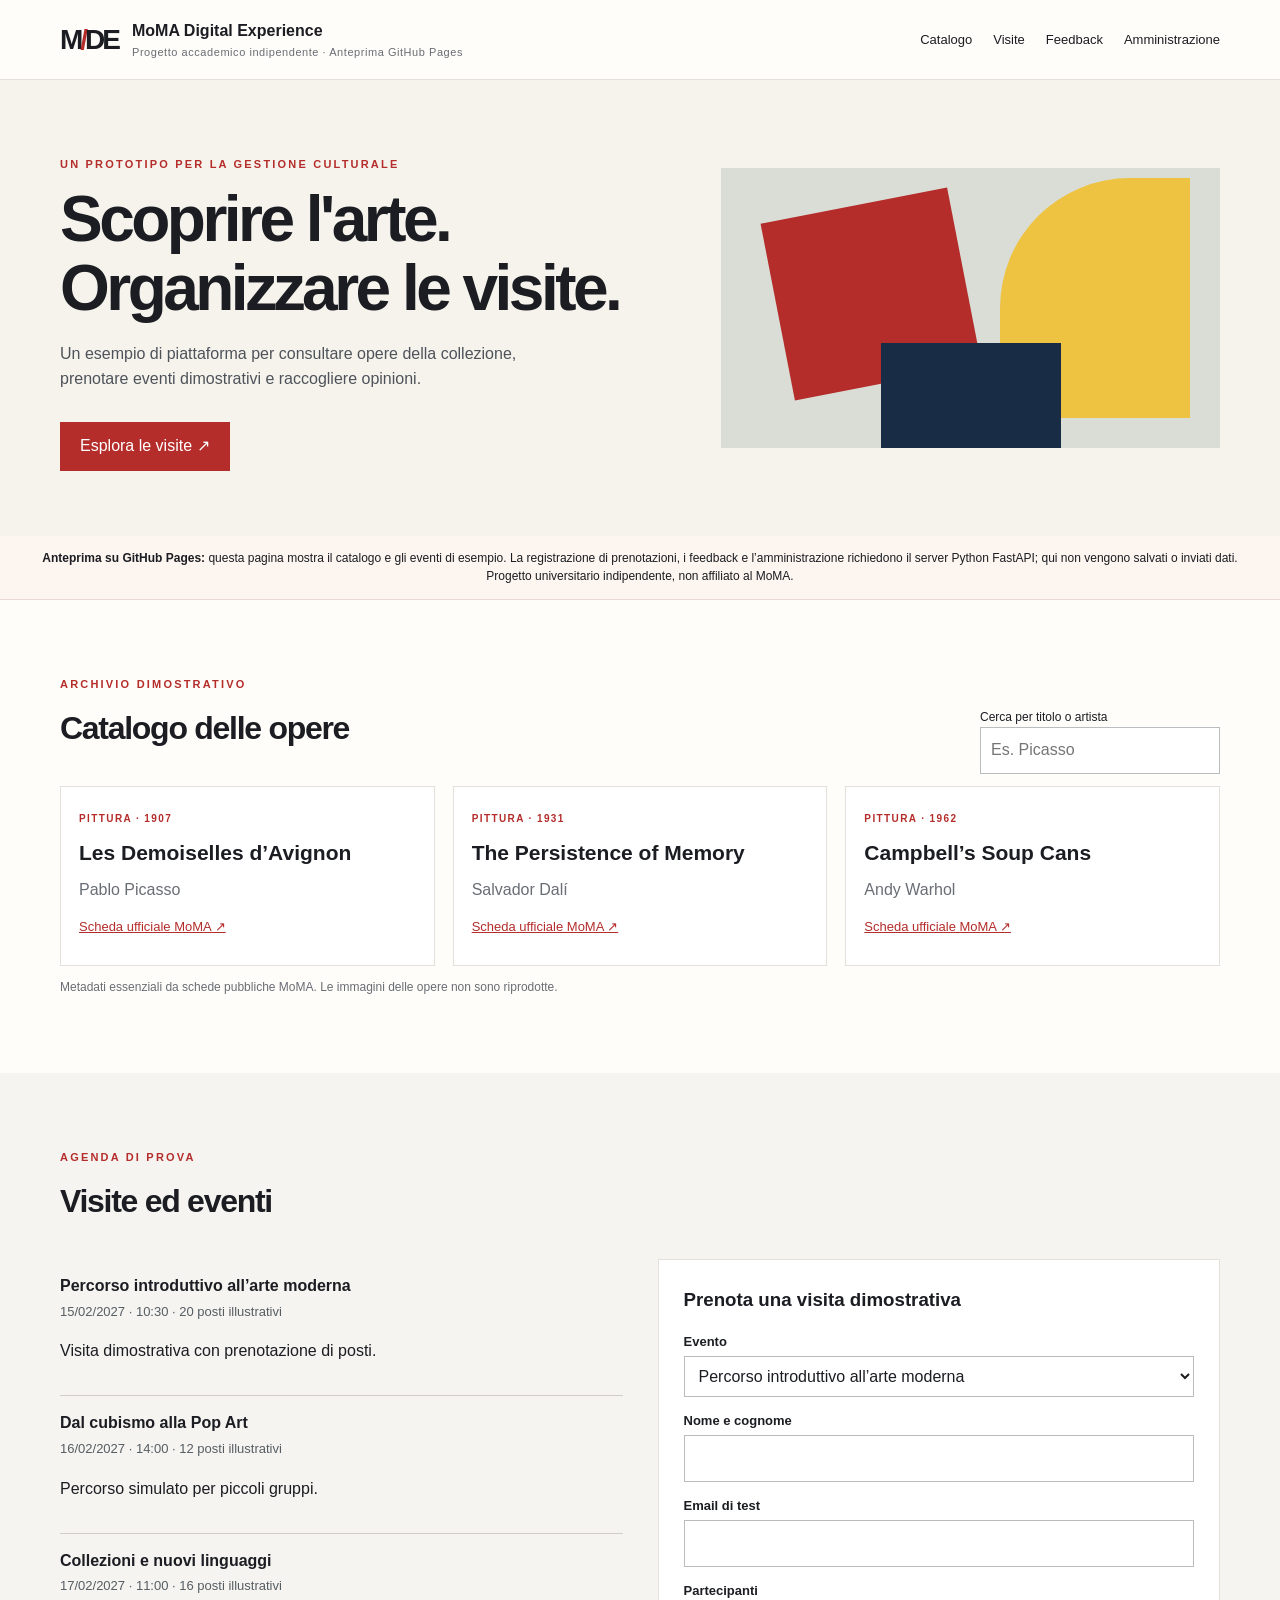
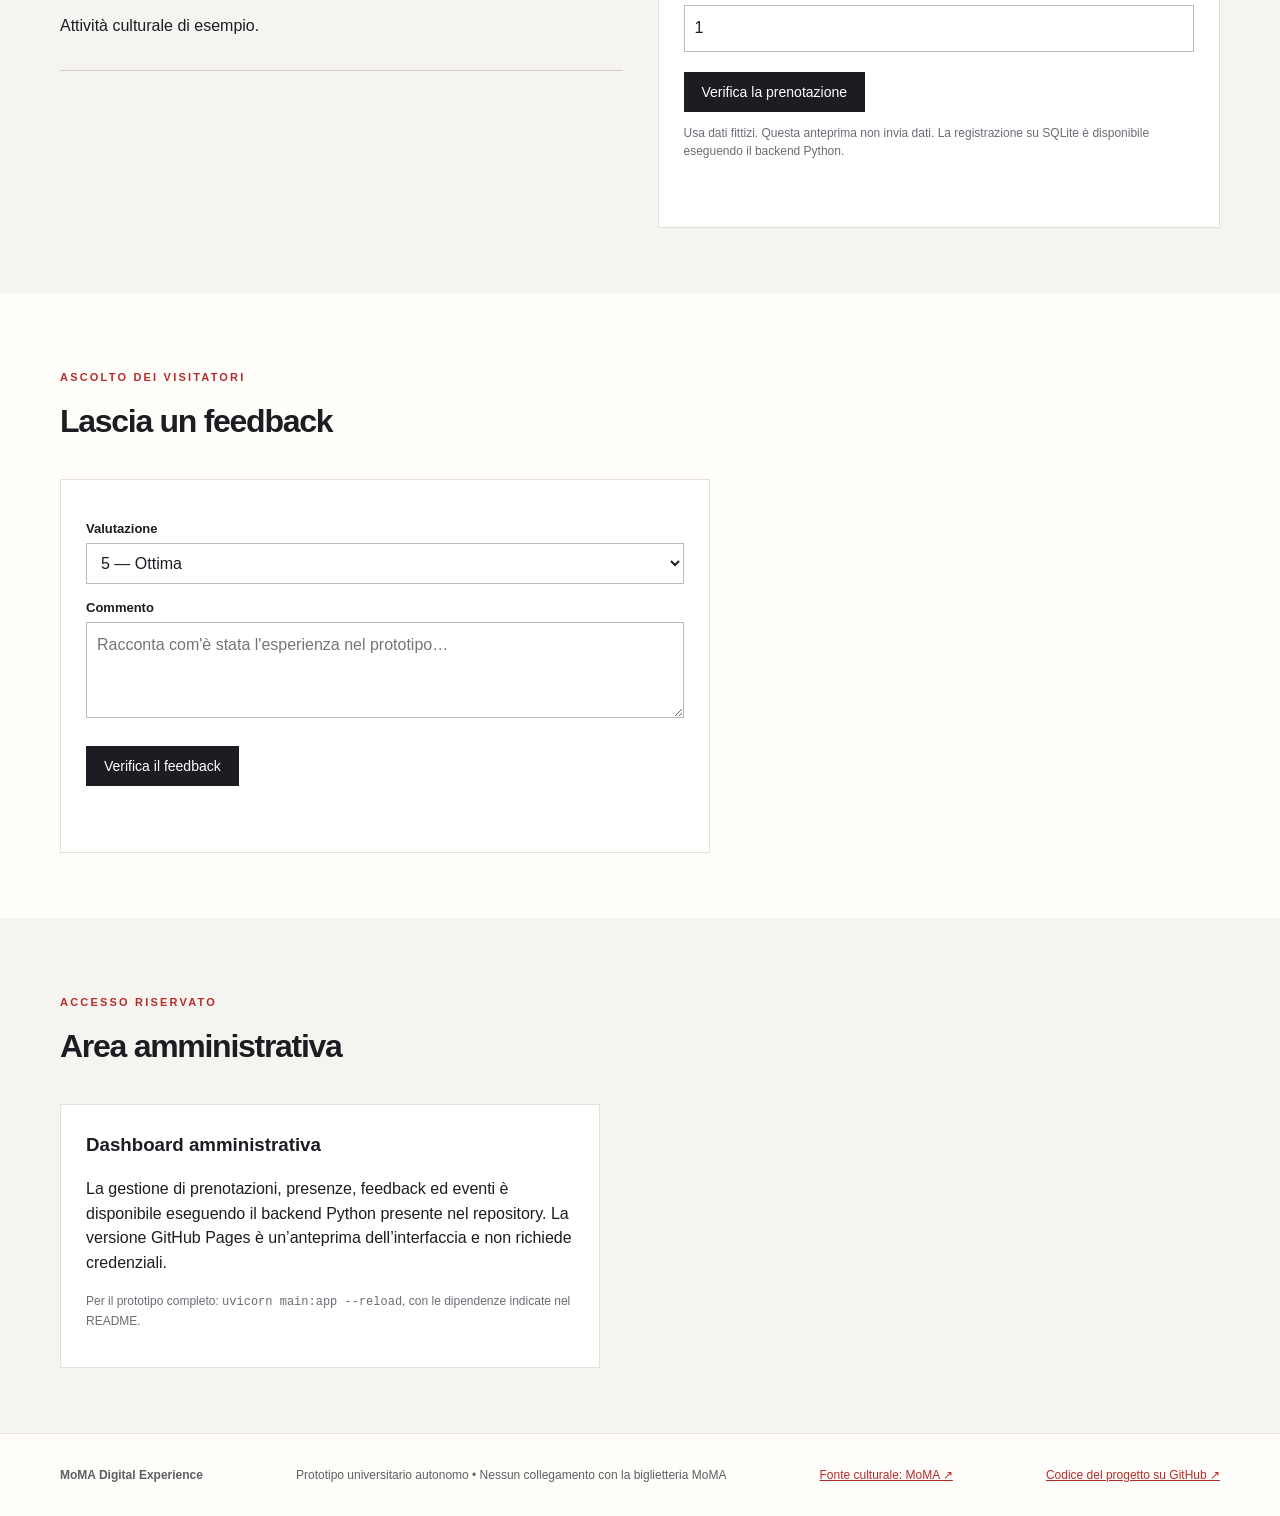
<file: index.html>
<!doctype html>
<html lang="it"><head><meta charset="utf-8"><meta name="viewport" content="width=device-width, initial-scale=1">
<title>MoMA Digital Experience | Prototipo didattico</title>
<link rel="stylesheet" href="static/style.css"></head>
<body><header><div class="brand"><span class="brandmark">M<span class="smallmark">/</span>DE</span><span>MoMA Digital Experience <small>Progetto accademico indipendente · Anteprima GitHub Pages</small></span></div>
<nav aria-label="Navigazione principale"><a href="#catalogo">Catalogo</a><a href="#visite">Visite</a><a href="#feedback">Feedback</a><a href="#gestione">Amministrazione</a></nav></header>
<main><section class="hero"><div><p class="eyebrow">UN PROTOTIPO PER LA GESTIONE CULTURALE</p><h1>Scoprire l'arte.<br>Organizzare le visite.</h1><p>Un esempio di piattaforma per consultare opere della collezione, prenotare eventi dimostrativi e raccogliere opinioni.</p><a class="primarylink" href="#visite">Esplora le visite <span aria-hidden="true">↗</span></a></div><div class="hero-art" aria-hidden="true"><div class="shape one"></div><div class="shape two"></div><div class="shape three"></div></div></section>
<div class="disclaimer"><strong>Anteprima su GitHub Pages:</strong> questa pagina mostra il catalogo e gli eventi di esempio. La registrazione di prenotazioni, i feedback e l’amministrazione richiedono il server Python FastAPI; qui non vengono salvati o inviati dati. Progetto universitario indipendente, non affiliato al MoMA.</div>
<section id="catalogo"><div class="section-heading"><div><p class="eyebrow">ARCHIVIO DIMOSTRATIVO</p><h2>Catalogo delle opere</h2></div><div class="filters"><label for="searchOpere">Cerca per titolo o artista</label><input type="search" id="searchOpere" placeholder="Es. Picasso"></div></div><div id="opereList" class="cards" aria-live="polite"></div><p class="subtle">Metadati essenziali da schede pubbliche MoMA. Le immagini delle opere non sono riprodotte.</p></section>
<section id="visite" class="soft"><div class="section-heading"><div><p class="eyebrow">AGENDA DI PROVA</p><h2>Visite ed eventi</h2></div></div><div class="twocol"><div id="eventiList" class="event-list"></div><form id="prenotaForm" class="panel"><h3>Prenota una visita dimostrativa</h3><label for="eventoId">Evento</label><select name="evento_id" id="eventoId" required></select><label for="nome">Nome e cognome</label><input id="nome" name="nome" required minlength="2" maxlength="80"><label for="email">Email di test</label><input id="email" type="email" name="email" required maxlength="120"><label for="persone">Partecipanti</label><input id="persone" type="number" name="persone" min="1" max="6" value="1" required><button type="submit">Verifica la prenotazione</button><p class="subtle">Usa dati fittizi. Questa anteprima non invia dati. La registrazione su SQLite è disponibile eseguendo il backend Python.</p><p id="prenotaEsito" role="status" class="status"></p></form></div></section>
<section id="feedback"><div class="section-heading"><div><p class="eyebrow">ASCOLTO DEI VISITATORI</p><h2>Lascia un feedback</h2></div></div><form class="feedbackform panel" id="feedbackForm"><label for="voto">Valutazione</label><select id="voto"><option value="5">5 — Ottima</option><option value="4">4 — Buona</option><option value="3">3 — Discreta</option><option value="2">2 — Sufficiente</option><option value="1">1 — Da migliorare</option></select><label for="commento">Commento</label><textarea id="commento" minlength="4" maxlength="500" required rows="3" placeholder="Racconta com'è stata l'esperienza nel prototipo…"></textarea><button type="submit">Verifica il feedback</button><p id="feedbackEsito" role="status" class="status"></p></form></section>
<section id="gestione" class="soft"><div class="section-heading"><div><p class="eyebrow">ACCESSO RISERVATO</p><h2>Area amministrativa</h2></div></div><div class="panel admin-entry"><h3>Dashboard amministrativa</h3><p>La gestione di prenotazioni, presenze, feedback ed eventi è disponibile eseguendo il backend Python presente nel repository. La versione GitHub Pages è un’anteprima dell’interfaccia e non richiede credenziali.</p><p class="subtle">Per il prototipo completo: <code>uvicorn main:app --reload</code>, con le dipendenze indicate nel README.</p></div><div id="adminData" hidden><div class="stats" id="stats"></div><h3>Prenotazioni registrate</h3><div class="table-wrap"><table><thead><tr><th>Cod.</th><th>Visitatore</th><th>Evento</th><th>Posti</th><th>Stato</th></tr></thead><tbody id="adminRows"></tbody></table></div><p class="subtle">I dati sono destinati esclusivamente a prove locali; per un servizio pubblico occorrono autenticazione robusta, protezione dei dati personali e infrastruttura dedicata.</p></div></section></main>
<footer><strong>MoMA Digital Experience</strong><span>Prototipo universitario autonomo • Nessun collegamento con la biglietteria MoMA</span><a href="https://www.moma.org/collection/about/" rel="noopener noreferrer">Fonte culturale: MoMA ↗</a><a href="https://github.com/AntonellaUniver2026/Project-work-Di-Grazia" rel="noopener noreferrer">Codice del progetto su GitHub ↗</a></footer><script>
// Anteprima statica: i dati sono esempi già inclusi nel backend Python originale.
const $ = id => document.getElementById(id);
const opere = [
 {titolo:'Les Demoiselles d’Avignon',artista:'Pablo Picasso',anno:'1907',categoria:'Pittura',url:'https://www.moma.org/collection/works/79766'},
 {titolo:'The Persistence of Memory',artista:'Salvador Dalí',anno:'1931',categoria:'Pittura',url:'https://www.moma.org/collection/works/79018'},
 {titolo:'Campbell’s Soup Cans',artista:'Andy Warhol',anno:'1962',categoria:'Pittura',url:'https://www.moma.org/collection/works/79809'}
];
const eventi = [
 {id:1,titolo:'Percorso introduttivo all’arte moderna',data:'15/02/2027',orario:'10:30',posti:20,descrizione:'Visita dimostrativa con prenotazione di posti.'},
 {id:2,titolo:'Dal cubismo alla Pop Art',data:'16/02/2027',orario:'14:00',posti:12,descrizione:'Percorso simulato per piccoli gruppi.'},
 {id:3,titolo:'Collezioni e nuovi linguaggi',data:'17/02/2027',orario:'11:00',posti:16,descrizione:'Attività culturale di esempio.'}
];
function renderOpere(){
 const q=$('searchOpere').value.trim().toLocaleLowerCase('it');
 const trovate=opere.filter(o=>(o.titolo+' '+o.artista).toLocaleLowerCase('it').includes(q));
 const contenitore=$('opereList');contenitore.replaceChildren();
 if(!trovate.length){contenitore.textContent='Nessun risultato per la ricerca.';return;}
 for(const o of trovate){
  const card=document.createElement('article');card.className='art-card';
  const tag=document.createElement('span');tag.className='tag';tag.textContent=o.categoria+' · '+o.anno;
  const h3=document.createElement('h3');h3.textContent=o.titolo;
  const p=document.createElement('p');p.textContent=o.artista;
  const a=document.createElement('a');a.href=o.url;a.target='_blank';a.rel='noopener noreferrer';a.textContent='Scheda ufficiale MoMA ↗';
  card.append(tag,h3,p,a);contenitore.appendChild(card);
 }
}
function renderEventi(){
 const list=$('eventiList');list.replaceChildren();
 const select=$('eventoId');select.replaceChildren();
 for(const evento of eventi){
   const box=document.createElement('div');box.className='event';
   const heading=document.createElement('strong');heading.textContent=evento.titolo;
   const detail=document.createElement('span');detail.textContent=`${evento.data} · ${evento.orario} · ${evento.posti} posti illustrativi`;
   const p=document.createElement('p');p.textContent=evento.descrizione;
   box.append(heading,detail,p);list.appendChild(box);
   const op=document.createElement('option');op.value=evento.id;op.textContent=evento.titolo;select.appendChild(op);
 }
}
$('searchOpere').addEventListener('input',renderOpere);
$('prenotaForm').addEventListener('submit',e=>{e.preventDefault();$('prenotaEsito').textContent='Questa è una pagina dimostrativa: nessuna prenotazione è stata inviata o registrata. Per testare la prenotazione con database avvia il backend Python.';});
$('feedbackForm').addEventListener('submit',e=>{e.preventDefault();$('feedbackEsito').textContent='Questa anteprima non registra feedback. La funzione completa è disponibile nel prototipo Python.';});
renderOpere();renderEventi();
</script></body></html>
</file>
<file: static/style.css>
:root{--ink:#1b1d22;--paper:#fffdf9;--line:#e3e1da;--red:#b42d2b;--mute:#696d74}*{box-sizing:border-box}html{scroll-behavior:smooth}body{margin:0;background:var(--paper);color:var(--ink);font:16px/1.55 Arial,Helvetica,sans-serif}header{display:flex;justify-content:space-between;align-items:center;padding:18px max(25px,calc((100vw - 1160px)/2));border-bottom:1px solid var(--line);gap:25px}.brand{display:flex;align-items:center;gap:14px;font-weight:700}.brandmark{font-size:28px;letter-spacing:-3px;font-weight:900}.smallmark{color:var(--red)}.brand small{display:block;font-size:11px;color:var(--mute);font-weight:400;letter-spacing:.05em}nav{display:flex;gap:21px;flex-wrap:wrap}nav a{color:var(--ink);font-size:13px;text-decoration:none}nav a:hover,footer a:hover{color:var(--red)}main section{padding:65px max(25px,calc((100vw - 1160px)/2))}.hero{min-height:395px;display:grid;grid-template-columns:1.1fr .9fr;align-items:center;gap:50px;background:#f6f3ed}.eyebrow{font-size:11px;letter-spacing:.2em;font-weight:800;color:var(--red)}h1{font-size:clamp(35px,5vw,64px);letter-spacing:-.055em;line-height:1.07;margin:12px 0 20px}h2{font-size:32px;letter-spacing:-.04em;margin:4px 0 20px}h3{margin:0 0 18px}.hero p:not(.eyebrow){max-width:520px;color:#4d5359}.primarylink{display:inline-block;background:var(--red);color:white;padding:12px 20px;text-decoration:none;margin-top:14px}.hero-art{height:280px;position:relative;overflow:hidden;background:#d9ddd6}.shape{position:absolute}.one{background:#b42d2b;top:36px;left:55px;width:190px;height:180px;transform:rotate(-11deg)}.two{background:#eec342;top:10px;right:30px;width:190px;height:240px;border-radius:130px 0 0 0}.three{background:#192c45;bottom:0;left:160px;width:180px;height:105px}.disclaimer{padding:13px 25px;text-align:center;font-size:12px;background:#fdf5ef;border-bottom:1px solid #ebd8d2}.section-heading{display:flex;justify-content:space-between;align-items:end;flex-wrap:wrap;gap:15px;margin-bottom:12px}.filters label{display:block;font-size:12px}.filters input{width:240px}.cards{display:grid;grid-template-columns:repeat(3,1fr);gap:18px}.art-card{border:1px solid var(--line);padding:18px;min-height:180px;background:white}.art-card .tag{font-size:10px;color:var(--red);text-transform:uppercase;letter-spacing:.14em;font-weight:700}.art-card h3{font-size:21px;line-height:1.15;margin:12px 0}.art-card p{color:var(--mute);margin:0 0 12px}.art-card a{color:var(--red);font-size:13px}.subtle{color:var(--mute);font-size:12px}.soft{background:#f5f4f1}.twocol{display:grid;grid-template-columns:1fr 1fr;gap:35px}.event{padding:15px 0;border-bottom:1px solid #d1cec7}.event strong{display:block}.event span{color:#565d62;font-size:13px}.panel{background:white;border:1px solid var(--line);padding:25px}.panel label{display:block;font-size:13px;font-weight:700;margin:14px 0 4px}input,textarea,select{font:inherit;border:1px solid #babdc0;padding:10px;width:100%;background:white;color:var(--ink);border-radius:0}button{background:var(--ink);color:white;border:0;padding:12px 18px;cursor:pointer;margin-top:20px;font-size:14px}button:hover{background:var(--red)}.status{font-size:13px;font-weight:700;min-height:15px}.feedbackform{max-width:650px}.admin-entry{max-width:540px}.stats{display:grid;grid-template-columns:repeat(4,1fr);gap:12px;margin:24px 0}.stat{background:white;border:1px solid var(--line);padding:22px}.stat strong{display:block;font-size:27px}.stat span{font-size:12px;color:var(--mute)}.table-wrap{overflow:auto}table{border-collapse:collapse;width:100%;background:white}th,td{border-bottom:1px solid var(--line);text-align:left;padding:12px;font-size:13px}footer{display:flex;justify-content:space-between;gap:20px;flex-wrap:wrap;padding:32px max(25px,calc((100vw - 1160px)/2));font-size:12px;border-top:1px solid var(--line);color:#5d6062}footer a{color:var(--red)}@media(max-width:780px){header,.twocol,.hero{display:block}nav{margin-top:15px}.hero-art{display:none}.cards{grid-template-columns:1fr}.stats{grid-template-columns:1fr 1fr}main section{padding:36px 22px}}
</file>
